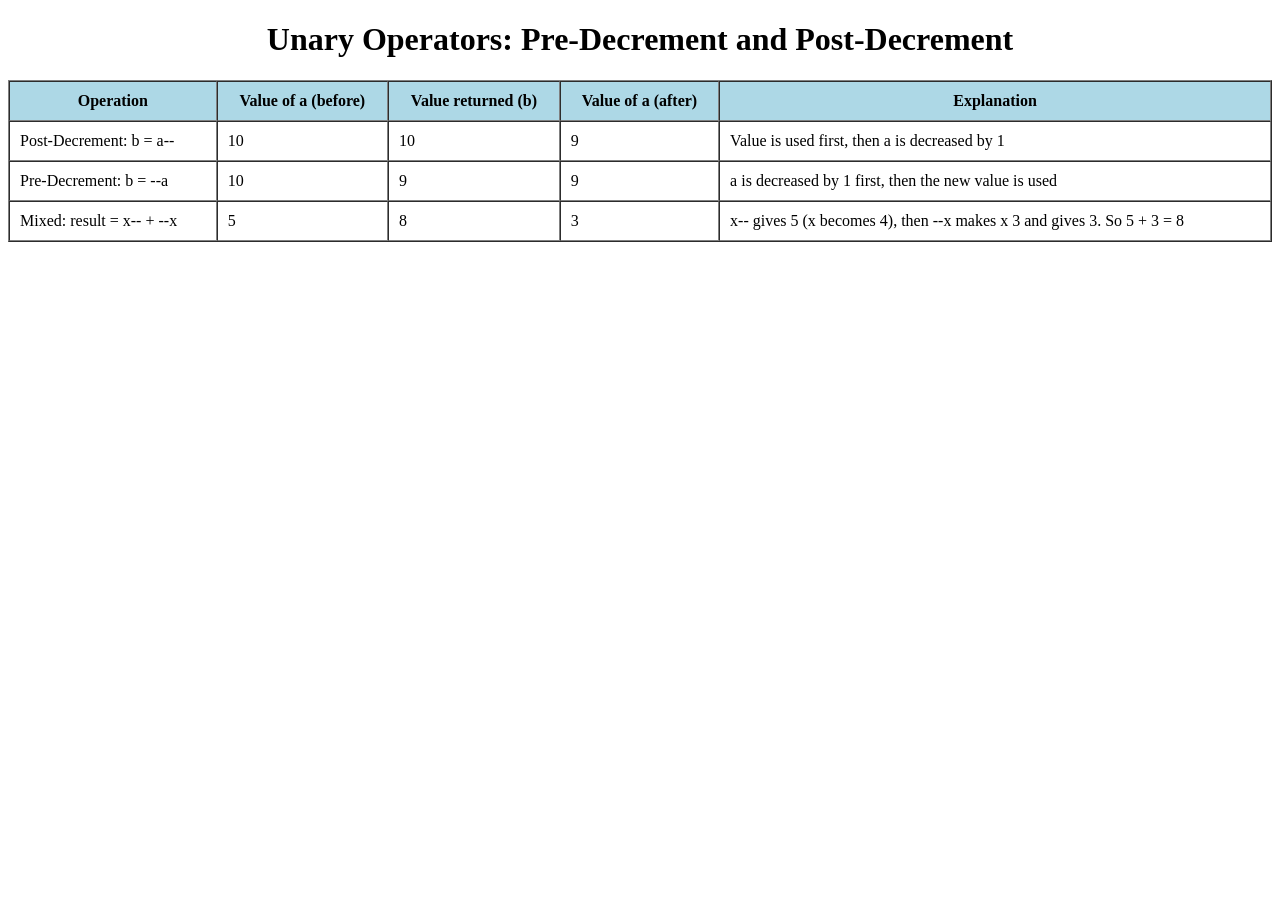
<file: arithematicoperators/index.html>
<!DOCTYPE html>
<html>

<head>
    <meta charset="UTF-8">
    <title>Pre and Post Decrement</title>
</head>

<body>

    <h1 align="center">Unary Operators: Pre-Decrement and Post-Decrement</h1>

    <table border="1" cellpadding="10" cellspacing="0" width="100%">

        <tr bgcolor="lightblue">
            <th>Operation</th>
            <th>Value of a (before)</th>
            <th>Value returned (b)</th>
            <th>Value of a (after)</th>
            <th>Explanation</th>
        </tr>

        <tbody id="result"></tbody>

    </table>

    <script>
        var output = "";

        // ---------- Post-Decrement (a--) ----------
        // First the current value is used, then a is decreased by 1
        var a = 10;
        var before = a;
        var b = a--;
        console.log("Post-Decrement: a = " + before + ", b = a-- gives b = " + b + ", a = " + a);

        output += "<tr>" +
            "<td>Post-Decrement: b = a--</td>" +
            "<td>" + before + "</td>" +
            "<td>" + b + "</td>" +
            "<td>" + a + "</td>" +
            "<td>Value is used first, then a is decreased by 1</td>" +
            "</tr>";

        // ---------- Pre-Decrement (--a) ----------
        // First a is decreased by 1, then the new value is used
        a = 10;
        before = a;
        b = --a;
        console.log("Pre-Decrement: a = " + before + ", b = --a gives b = " + b + ", a = " + a);

        output += "<tr>" +
            "<td>Pre-Decrement: b = --a</td>" +
            "<td>" + before + "</td>" +
            "<td>" + b + "</td>" +
            "<td>" + a + "</td>" +
            "<td>a is decreased by 1 first, then the new value is used</td>" +
            "</tr>";

        // ---------- Mixed example ----------
        // x-- uses 5 (x becomes 4), then --x makes x 3 and uses 3
        var x = 5;
        before = x;
        var result = x-- + --x;   // 5 + 3 = 8
        console.log("Mixed: x = " + before + ", x-- + --x = " + result + ", x = " + x);

        output += "<tr>" +
            "<td>Mixed: result = x-- + --x</td>" +
            "<td>" + before + "</td>" +
            "<td>" + result + "</td>" +
            "<td>" + x + "</td>" +
            "<td>x-- gives 5 (x becomes 4), then --x makes x 3 and gives 3. So 5 + 3 = 8</td>" +
            "</tr>";

        document.getElementById("result").innerHTML = output;
    </script>

</body>

</html>
</file>
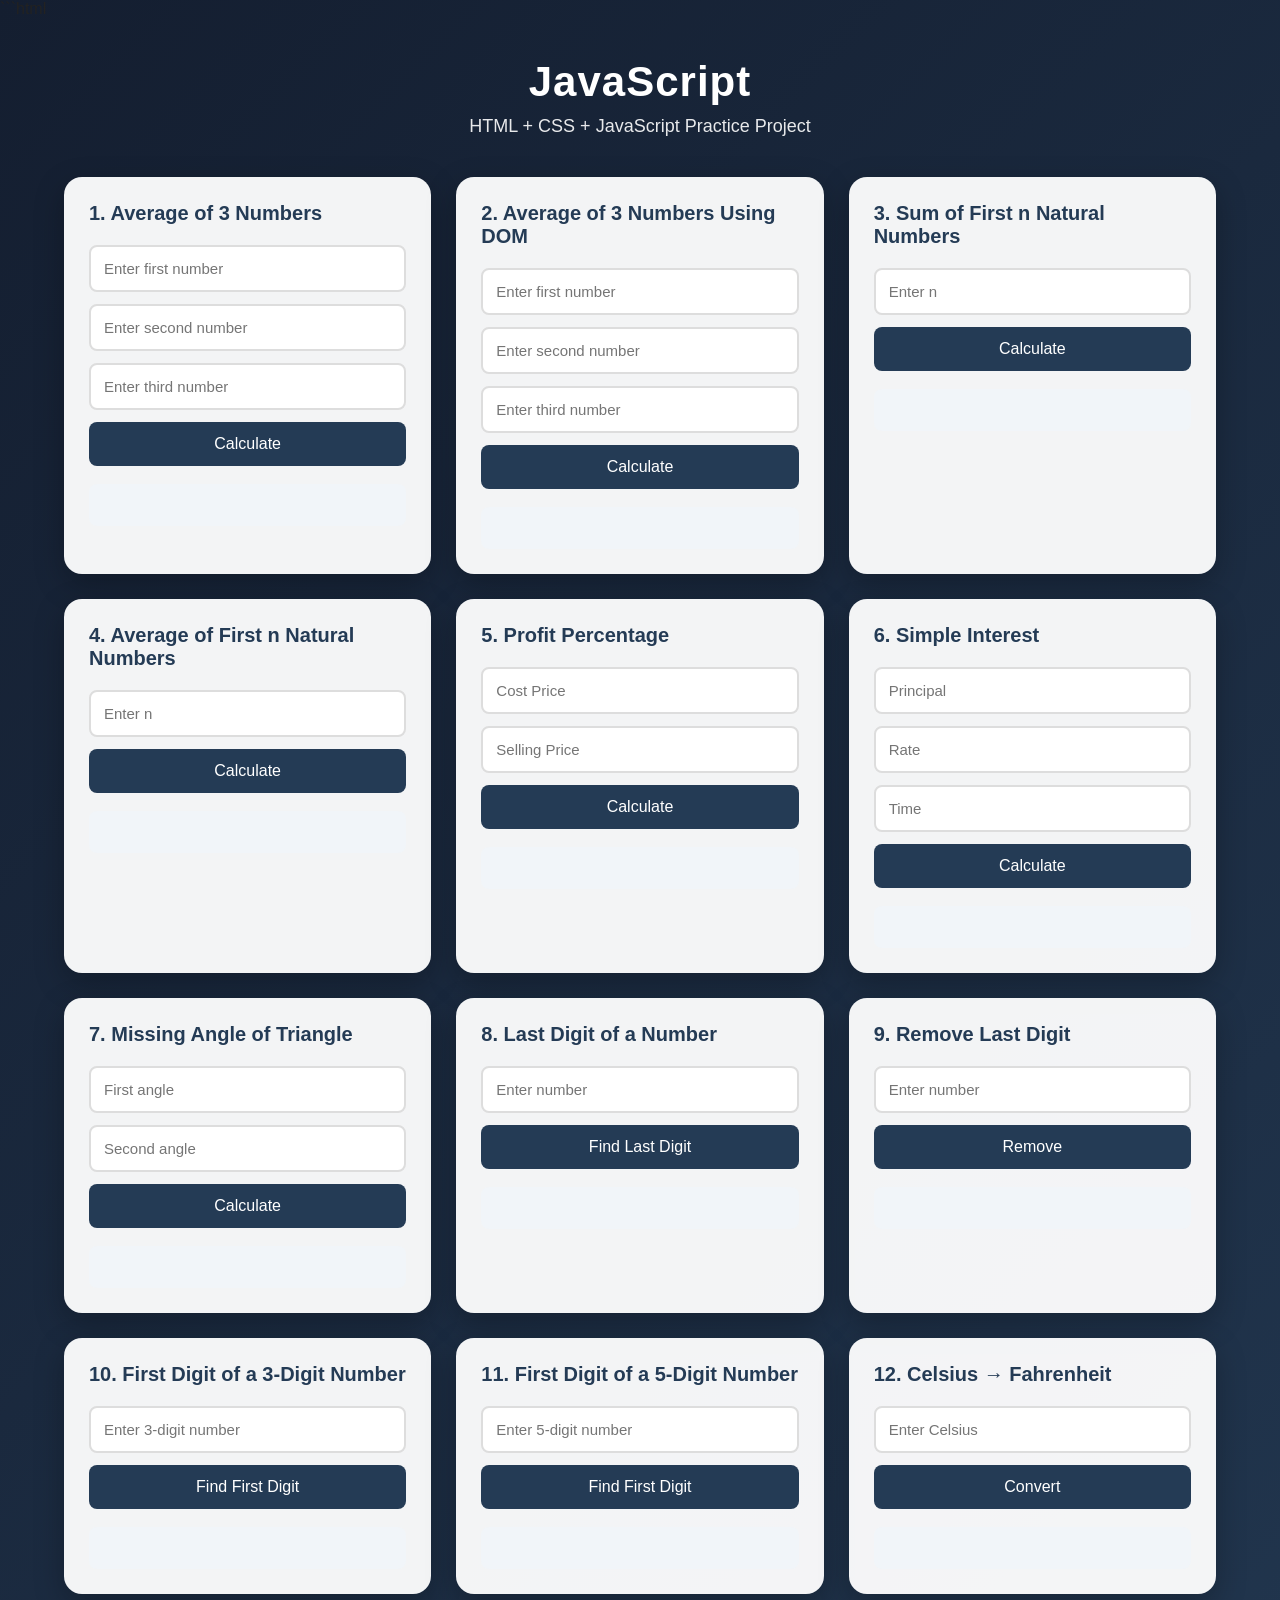
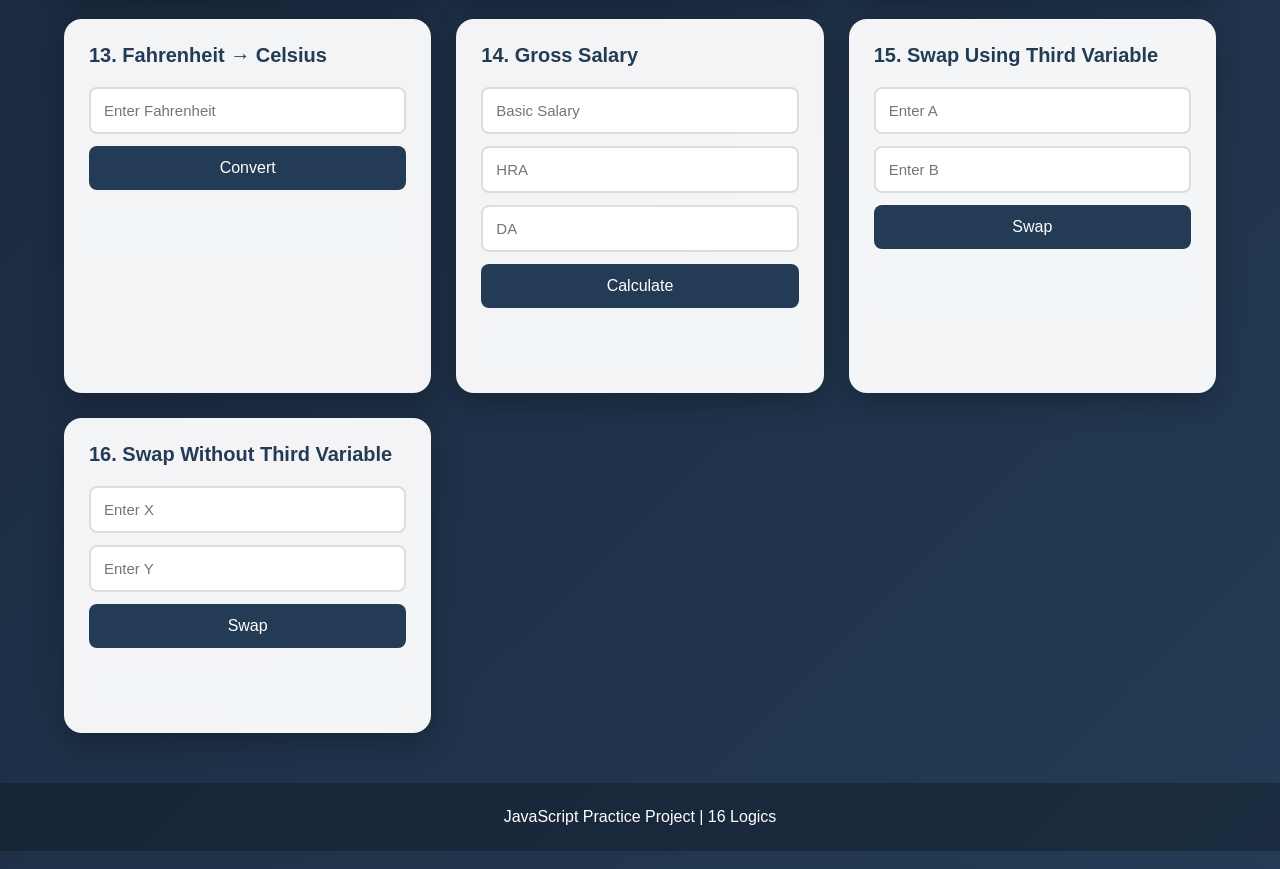
<file: logics/index.html>
```html
<!DOCTYPE html>
<html lang="en">

<head>
    <meta charset="UTF-8">
    <meta name="viewport" content="width=device-width, initial-scale=1.0">

    <title>JavaScript 16 Logics</title>

    <link rel="stylesheet" href="style.css">
</head>

<body>

    <header>
        <h1>JavaScript</h1>
        <p>HTML + CSS + JavaScript Practice Project</p>
    </header>


    <main class="container">

        <!-- 1. Average of 3 Numbers -->
        <section class="card">
            <h2>1. Average of 3 Numbers</h2>

            <input type="number" id="avg1" placeholder="Enter first number">
            <input type="number" id="avg2" placeholder="Enter second number">
            <input type="number" id="avg3" placeholder="Enter third number">

            <button onclick="averageThree()">Calculate</button>

            <div id="avgResult" class="result"></div>
        </section>


        <!-- 2. Average of 3 Numbers using DOM -->
        <section class="card">
            <h2>2. Average of 3 Numbers Using DOM</h2>

            <input type="number" id="domAvg1" placeholder="Enter first number">
            <input type="number" id="domAvg2" placeholder="Enter second number">
            <input type="number" id="domAvg3" placeholder="Enter third number">

            <button onclick="averageThreeDOM()">Calculate</button>

            <div id="domAvgResult" class="result"></div>
        </section>


        <!-- 3. Sum of n Natural Numbers -->
        <section class="card">
            <h2>3. Sum of First n Natural Numbers</h2>

            <input type="number" id="sumN" placeholder="Enter n">

            <button onclick="sumNatural()">Calculate</button>

            <div id="sumResult" class="result"></div>
        </section>


        <!-- 4. Average of n Natural Numbers -->
        <section class="card">
            <h2>4. Average of First n Natural Numbers</h2>

            <input type="number" id="averageN" placeholder="Enter n">

            <button onclick="averageNatural()">Calculate</button>

            <div id="averageNResult" class="result"></div>
        </section>


        <!-- 5. Profit Percentage -->
        <section class="card">
            <h2>5. Profit Percentage</h2>

            <input type="number" id="costPrice" placeholder="Cost Price">
            <input type="number" id="sellingPrice" placeholder="Selling Price">

            <button onclick="profitPercentage()">Calculate</button>

            <div id="profitResult" class="result"></div>
        </section>


        <!-- 6. Simple Interest -->
        <section class="card">
            <h2>6. Simple Interest</h2>

            <input type="number" id="principal" placeholder="Principal">
            <input type="number" id="rate" placeholder="Rate">
            <input type="number" id="time" placeholder="Time">

            <button onclick="simpleInterest()">Calculate</button>

            <div id="interestResult" class="result"></div>
        </section>


        <!-- 7. Missing Angle -->
        <section class="card">
            <h2>7. Missing Angle of Triangle</h2>

            <input type="number" id="angle1" placeholder="First angle">
            <input type="number" id="angle2" placeholder="Second angle">

            <button onclick="missingAngle()">Calculate</button>

            <div id="angleResult" class="result"></div>
        </section>


        <!-- 8. Last Digit -->
        <section class="card">
            <h2>8. Last Digit of a Number</h2>

            <input type="number" id="lastDigitNumber" placeholder="Enter number">

            <button onclick="lastDigit()">Find Last Digit</button>

            <div id="lastDigitResult" class="result"></div>
        </section>


        <!-- 9. Remove Last Digit -->
        <section class="card">
            <h2>9. Remove Last Digit</h2>

            <input type="number" id="removeDigitNumber" placeholder="Enter number">

            <button onclick="removeLastDigit()">Remove</button>

            <div id="removeDigitResult" class="result"></div>
        </section>


        <!-- 10. First Digit 3 Digit -->
        <section class="card">
            <h2>10. First Digit of a 3-Digit Number</h2>

            <input type="number" id="threeDigitNumber" placeholder="Enter 3-digit number">

            <button onclick="firstDigitThree()">Find First Digit</button>

            <div id="threeDigitResult" class="result"></div>
        </section>


        <!-- 11. First Digit 5 Digit -->
        <section class="card">
            <h2>11. First Digit of a 5-Digit Number</h2>

            <input type="number" id="fiveDigitNumber" placeholder="Enter 5-digit number">

            <button onclick="firstDigitFive()">Find First Digit</button>

            <div id="fiveDigitResult" class="result"></div>
        </section>


        <!-- 12. Celsius to Fahrenheit -->
        <section class="card">
            <h2>12. Celsius → Fahrenheit</h2>

            <input type="number" id="celsius" placeholder="Enter Celsius">

            <button onclick="celsiusToFahrenheit()">Convert</button>

            <div id="celsiusResult" class="result"></div>
        </section>


        <!-- 13. Fahrenheit to Celsius -->
        <section class="card">
            <h2>13. Fahrenheit → Celsius</h2>

            <input type="number" id="fahrenheit" placeholder="Enter Fahrenheit">

            <button onclick="fahrenheitToCelsius()">Convert</button>

            <div id="fahrenheitResult" class="result"></div>
        </section>


        <!-- 14. Gross Salary -->
        <section class="card">
            <h2>14. Gross Salary</h2>

            <input type="number" id="basicSalary" placeholder="Basic Salary">
            <input type="number" id="hra" placeholder="HRA">
            <input type="number" id="da" placeholder="DA">

            <button onclick="grossSalary()">Calculate</button>

            <div id="salaryResult" class="result"></div>
        </section>


        <!-- 15. Swap Using Third Variable -->
        <section class="card">
            <h2>15. Swap Using Third Variable</h2>

            <input type="number" id="swapA" placeholder="Enter A">
            <input type="number" id="swapB" placeholder="Enter B">

            <button onclick="swapWithThird()">Swap</button>

            <div id="swapThirdResult" class="result"></div>
        </section>


        <!-- 16. Swap Without Third Variable -->
        <section class="card">
            <h2>16. Swap Without Third Variable</h2>

            <input type="number" id="swapX" placeholder="Enter X">
            <input type="number" id="swapY" placeholder="Enter Y">

            <button onclick="swapWithoutThird()">Swap</button>

            <div id="swapWithoutResult" class="result"></div>
        </section>

    </main>


    <footer>
        <p>JavaScript Practice Project | 16 Logics</p>
    </footer>

    <script src="script.js"></script>

</body>

</html>
```
</file>
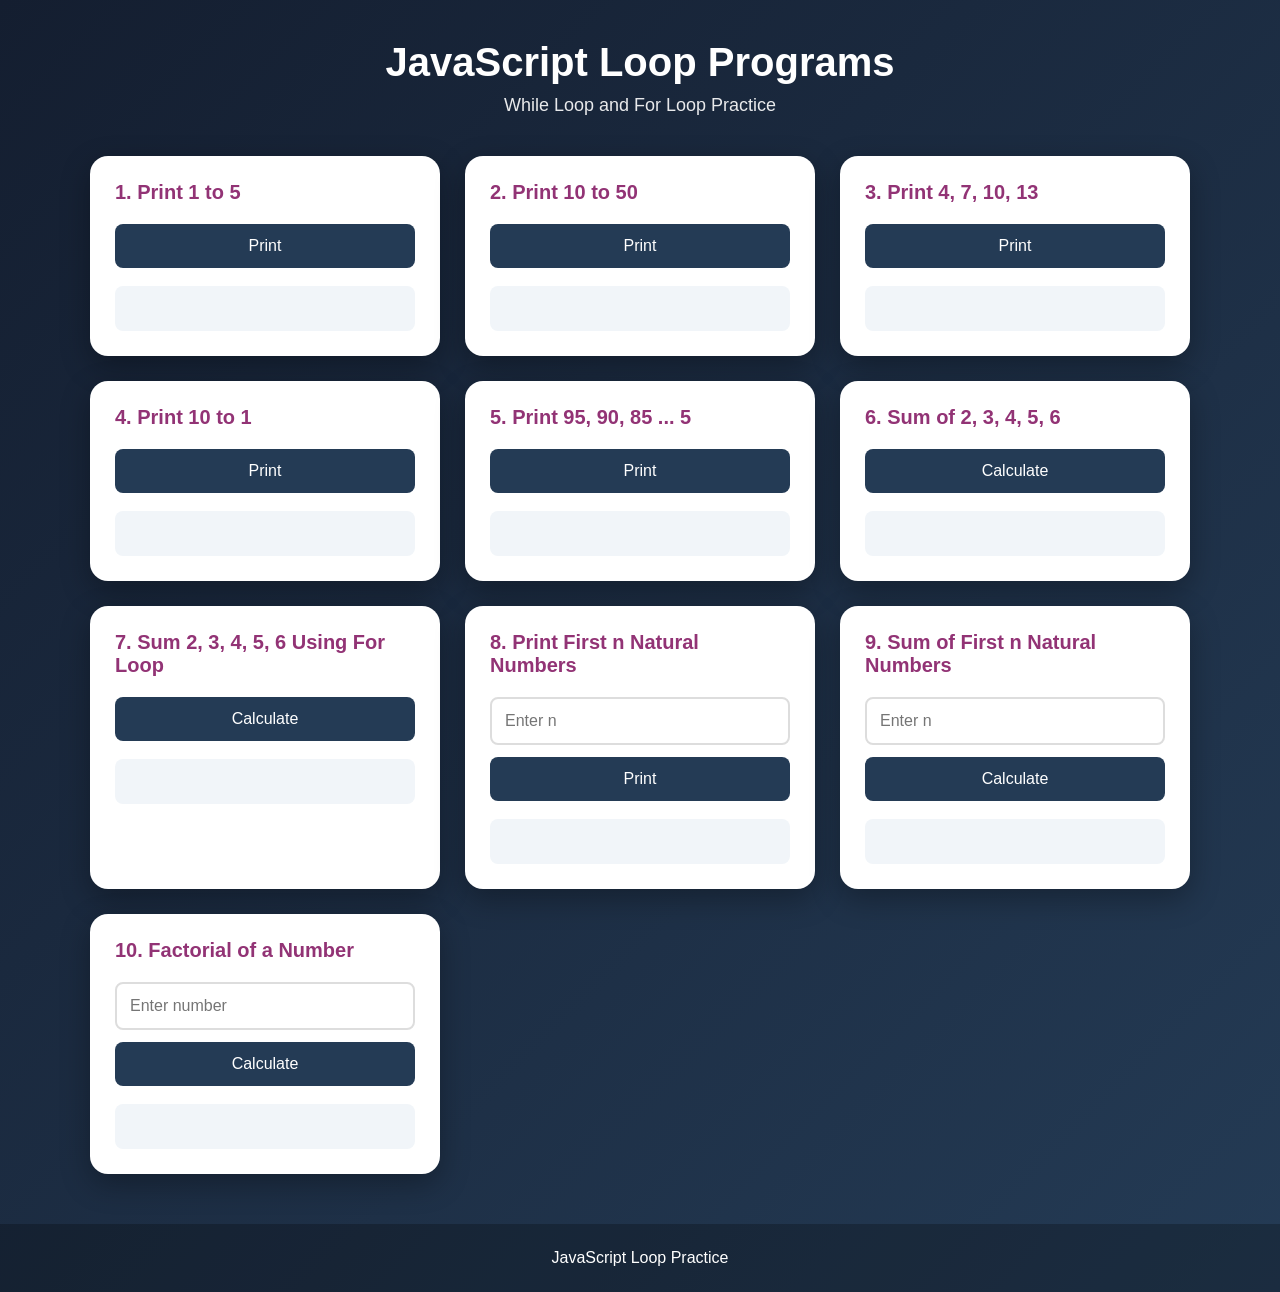
<file: loops/index.html>
<!DOCTYPE html>
<html lang="en">

<head>

    <meta charset="UTF-8">

    <meta name="viewport" content="width=device-width, initial-scale=1.0">

    <title>JavaScript Loop Programs</title>

    <link rel="stylesheet" href="style.css">

</head>

<body>

    <header>

        <h1>JavaScript Loop Programs</h1>

        <p>While Loop and For Loop Practice</p>

    </header>


    <main class="container">


        <!-- 1. Print 1 to 5 -->

        <div class="card">

            <h2>1. Print 1 to 5</h2>

            <button onclick="printOneToFive()">
                Print
            </button>

            <div id="oneToFiveResult" class="result"></div>

        </div>


        <!-- 2. Print 10 to 50 -->

        <div class="card">

            <h2>2. Print 10 to 50</h2>

            <button onclick="printTenToFifty()">
                Print
            </button>

            <div id="tenToFiftyResult" class="result"></div>

        </div>


        <!-- 3. Print 4,7,10,13 -->

        <div class="card">

            <h2>3. Print 4, 7, 10, 13</h2>

            <button onclick="printFourSeven()">
                Print
            </button>

            <div id="fourSevenResult" class="result"></div>

        </div>


        <!-- 4. Print 10 to 1 -->

        <div class="card">

            <h2>4. Print 10 to 1</h2>

            <button onclick="printTenToOne()">
                Print
            </button>

            <div id="tenToOneResult" class="result"></div>

        </div>


        <!-- 5. Print 95 to 5 -->

        <div class="card">

            <h2>5. Print 95, 90, 85 ... 5</h2>

            <button onclick="printNinetyFiveToFive()">
                Print
            </button>

            <div id="ninetyFiveResult" class="result"></div>

        </div>


        <!-- 6. Sum 2 to 6 using while -->

        <div class="card">

            <h2>6. Sum of 2, 3, 4, 5, 6</h2>

            <button onclick="sumTwoToSix()">
                Calculate
            </button>

            <div id="sumTwoSixResult" class="result"></div>

        </div>


        <!-- 7. Sum 2 to 6 using for -->

        <div class="card">

            <h2>7. Sum 2, 3, 4, 5, 6 Using For Loop</h2>

            <button onclick="sumTwoToSixFor()">
                Calculate
            </button>

            <div id="sumTwoSixForResult" class="result"></div>

        </div>


        <!-- 8. First n Natural Numbers -->

        <div class="card">

            <h2>8. Print First n Natural Numbers</h2>

            <input
                type="number"
                id="naturalNumber"
                placeholder="Enter n"
            >

            <button onclick="printNaturalNumbers()">
                Print
            </button>

            <div id="naturalResult" class="result"></div>

        </div>


        <!-- 9. Sum of First n Natural Numbers -->

        <div class="card">

            <h2>9. Sum of First n Natural Numbers</h2>

            <input
                type="number"
                id="sumNaturalNumber"
                placeholder="Enter n"
            >

            <button onclick="sumNaturalNumbers()">
                Calculate
            </button>

            <div id="sumNaturalResult" class="result"></div>

        </div>


        <!-- 10. Factorial -->

        <div class="card">

            <h2>10. Factorial of a Number</h2>

            <input
                type="number"
                id="factorialNumber"
                placeholder="Enter number"
            >

            <button onclick="findFactorial()">
                Calculate
            </button>

            <div id="factorialResult" class="result"></div>

        </div>


    </main>


    <footer>

        <p>JavaScript Loop Practice</p>

    </footer>


    <script src="script.js"></script>

</body>

</html>
</file>
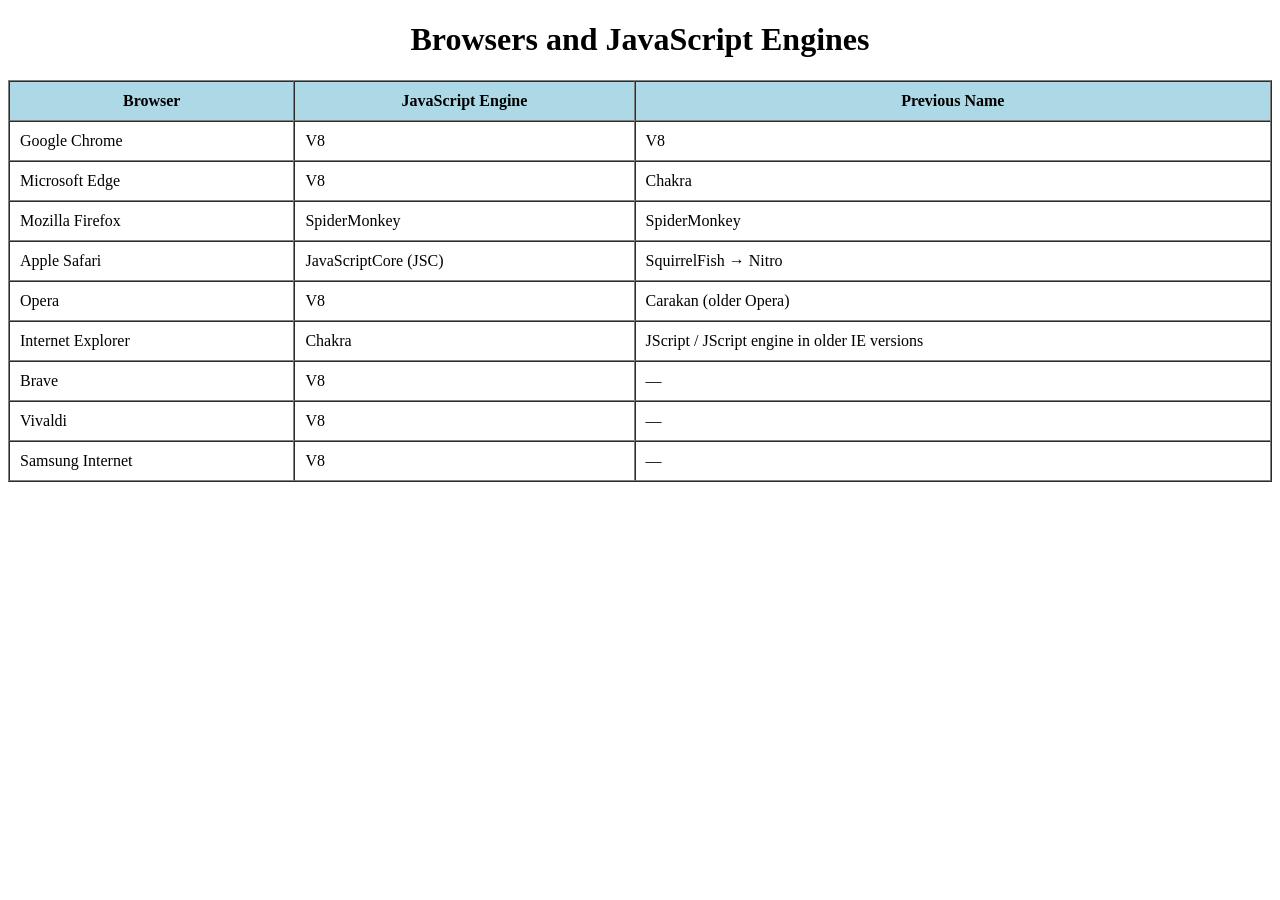
<file: JSEngine/diffjsengine.html>
<!DOCTYPE html>
<html>

<head>
    <meta charset="UTF-8">
    <title>Browsers and JavaScript Engines</title>
</head>

<body>

    <h1 align="center">Browsers and JavaScript Engines</h1>

    <table border="1" cellpadding="10" cellspacing="0" width="100%">

        <tr bgcolor="lightblue">
            <th>Browser</th>
            <th>JavaScript Engine</th>
            <th>Previous Name</th>
        </tr>

        <tr>
            <td>Google Chrome</td>
            <td>V8</td>
            <td>V8</td>
        </tr>

        <tr>
            <td>Microsoft Edge</td>
            <td>V8</td>
            <td>Chakra</td>
        </tr>

        <tr>
            <td>Mozilla Firefox</td>
            <td>SpiderMonkey</td>
            <td>SpiderMonkey</td>
        </tr>

        <tr>
            <td>Apple Safari</td>
            <td>JavaScriptCore (JSC)</td>
            <td>SquirrelFish &rarr; Nitro</td>
        </tr>

        <tr>
            <td>Opera</td>
            <td>V8</td>
            <td>Carakan (older Opera)</td>
        </tr>

        <tr>
            <td>Internet Explorer</td>
            <td>Chakra</td>
            <td>JScript / JScript engine in older IE versions</td>
        </tr>

        <tr>
            <td>Brave</td>
            <td>V8</td>
            <td>&mdash;</td>
        </tr>

        <tr>
            <td>Vivaldi</td>
            <td>V8</td>
            <td>&mdash;</td>
        </tr>

        <tr>
            <td>Samsung Internet</td>
            <td>V8</td>
            <td>&mdash;</td>
        </tr>

    </table>

</body>

</html>
</file>
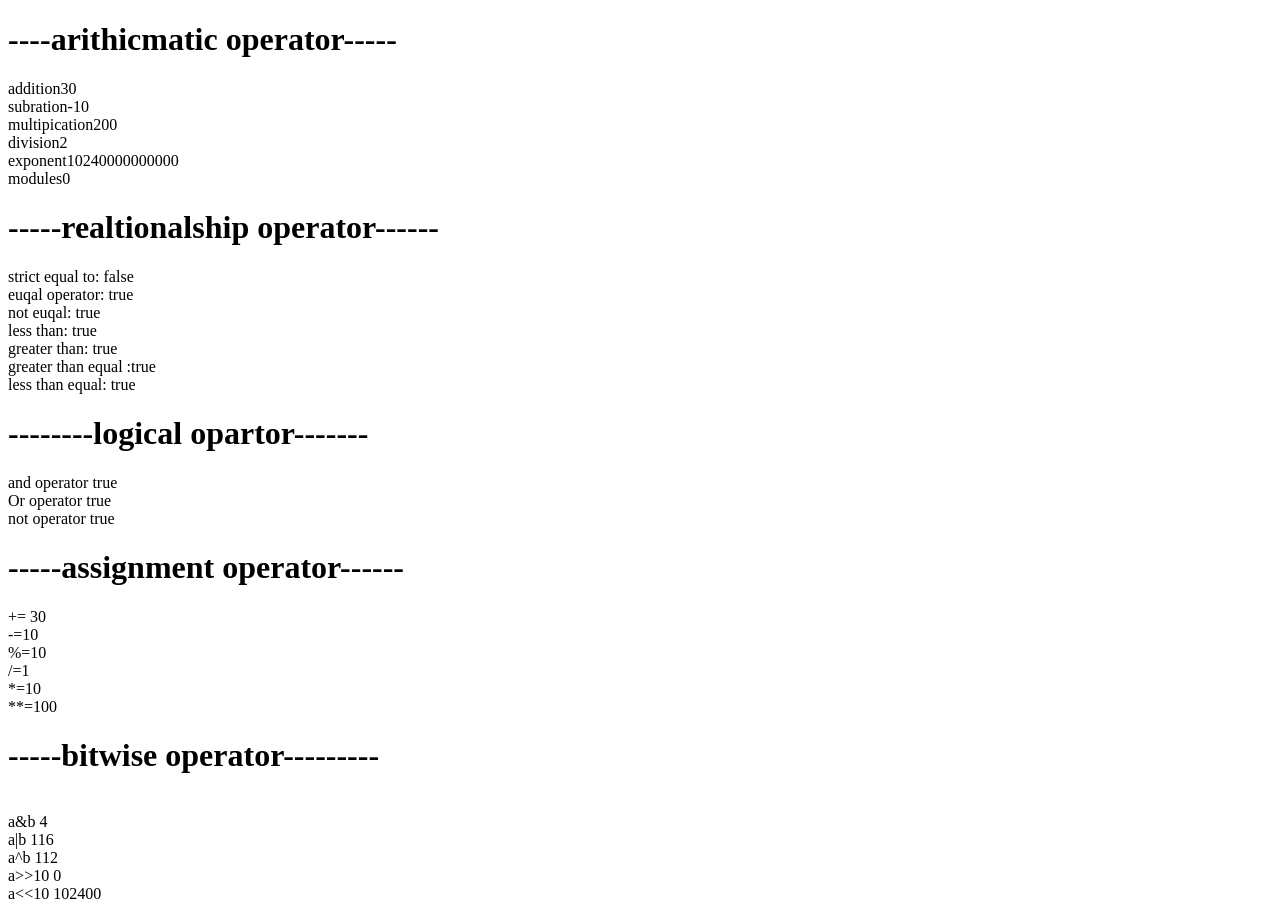
<file: operators/operatorsprac.html>
<!DOCTYPE html>
<html lang="en">
<head>
    <meta charset="UTF-8">
    <meta name="viewport" content="width=device-width, initial-scale=1.0">
    <title>Document</title>
</head>
<body>
    <script>
       
        var a=10;
        var b=20;
        var d=30;
        document.write("<h1>----arithicmatic operator-----</h1>");
        document.write("addition",a+b,"<br>");
        document.write("subration",a-b,"<br>");
        document.write("multipication",a*b,"<br>");
        document.write("division",b/a,"<br>");
        document.write("exponent",b**a,"<br>");
        document.write("modules",b%a,"<br>");
        var c="10"
        var d="False"
        document.write("<h1>-----realtionalship operator------</h1>");
        document.write("strict equal to: ",a===c,"<br>");
        document.write("euqal operator: ",a==c,"<br>");
        document.write("not euqal: ",a!=b,"<br>");
        document.write("less than: ",a<b,"<br>");
        document.write("greater than: ",b>a,"<br>");
        document.write("greater than equal :",b>=a,"<br>");
        document.write("less than equal: ",a<=b,"<br>");
        document.write("<h1>--------logical opartor-------</h1>");
        document.write("and  operator ", a<b && a==c,"<br>");
        document.write("Or  operator ", b>a ||d>a,"<br>");
        document.write("not  operator ",!false,"<br>");
        document.write("<h1>-----assignment operator------</h1>")
        document.write("+= ",a+=b,"<br>")
        document.write("-=",a-=b,"<br>")
        document.write("%=",a%=b,"<br>")
        document.write("/=",a/=10,"<br>")
        document.write("*=",a*=10,"<br>")
        document.write("**=",a**=2,"<br>")
        document.write("<h1>-----bitwise operator---------</h1>","<br>")
        document.write("a&b  ",a&b,"<br>")
        document.write("a|b  ",a|b,"<br>")
        document.write("a^b   ",a^b,"<br>")
        document.write("a>>10  ",a>>10,"<br>")
        document.write("a<<10  ",a<<10,"<br>")
        

        
    </script>
</body>
</html>
</file>
<file: logics/style.css>
* {
    margin: 0;
    padding: 0;
    box-sizing: border-box;
}


body {
    font-family: Arial, sans-serif;

    background:
        linear-gradient(135deg, #141e30, #243b55);

    min-height: 100vh;

    color: #222;
}


/* Header */

header {
    text-align: center;

    padding: 40px 20px;

    color: white;
}


header h1 {
    font-size: 42px;

    margin-bottom: 10px;

    letter-spacing: 1px;
}


header p {
    font-size: 18px;

    opacity: 0.9;
}


/* Main Container */

.container {
    width: 90%;

    max-width: 1200px;

    margin: auto;

    display: grid;

    grid-template-columns:
        repeat(auto-fit, minmax(300px, 1fr));

    gap: 25px;

    padding-bottom: 50px;
}


/* Cards */

.card {
    background: rgba(255, 255, 255, 0.95);

    padding: 25px;

    border-radius: 18px;

    box-shadow:
        0 10px 30px rgba(0, 0, 0, 0.25);

    transition: 0.3s;
}


.card:hover {
    transform: translateY(-8px);

    box-shadow:
        0 18px 40px rgba(0, 0, 0, 0.35);
}


.card h2 {
    font-size: 20px;

    margin-bottom: 20px;

    color: #243b55;
}


/* Input */

input {
    width: 100%;

    padding: 13px;

    margin-bottom: 12px;

    border: 2px solid #ddd;

    border-radius: 8px;

    font-size: 15px;

    outline: none;

    transition: 0.3s;
}


input:focus {
    border-color: #243b55;

    box-shadow:
        0 0 8px rgba(36, 59, 85, 0.2);
}


/* Button */

button {
    width: 100%;

    padding: 13px;

    border: none;

    border-radius: 8px;

    background: #243b55;

    color: white;

    font-size: 16px;

    cursor: pointer;

    transition: 0.3s;
}


button:hover {
    background: #141e30;

    transform: scale(1.02);
}


/* Result */

.result {
    margin-top: 18px;

    padding: 12px;

    min-height: 42px;

    border-radius: 8px;

    background: #f1f5f9;

    color: #243b55;

    font-weight: bold;

    text-align: center;
}


/* Footer */

footer {
    text-align: center;

    padding: 25px;

    color: white;

    background: rgba(0, 0, 0, 0.25);
}


/* Mobile */

@media (max-width: 600px) {

    header h1 {
        font-size: 30px;
    }

    header p {
        font-size: 15px;
    }

    .container {
        width: 94%;

        grid-template-columns: 1fr;
    }

    .card {
        padding: 20px;
    }
}
</file>
<file: loops/style.css>
* {
    margin: 0;
    padding: 0;
    box-sizing: border-box;
}


body {

    font-family: Arial, sans-serif;

    background:
        linear-gradient(135deg, #141e30, #243b55);

    min-height: 100vh;

    color: #222;
}


/* Header */

header {

    text-align: center;

    color: white;

    padding: 40px 20px;
}


header h1 {

    font-size: 40px;

    margin-bottom: 10px;
}


header p {

    font-size: 18px;

    opacity: 0.9;
}


/* Container */

.container {

    width: 90%;

    max-width: 1100px;

    margin: auto;

    display: grid;

    grid-template-columns:
        repeat(auto-fit, minmax(300px, 1fr));

    gap: 25px;

    padding-bottom: 50px;
}


/* Card */

.card {

    background: white;

    padding: 25px;

    border-radius: 18px;

    box-shadow:
        0 10px 30px rgba(0, 0, 0, 0.3);

    transition: 0.3s;
}


.card:hover {

    transform: translateY(-7px);

    box-shadow:
        0 15px 35px rgba(0, 0, 0, 0.4);
}


.card h2 {

    color: #923375;

    font-size: 20px;

    margin-bottom: 20px;
}


/* Input */

input {

    width: 100%;

    padding: 13px;

    border: 2px solid #ddd;

    border-radius: 8px;

    font-size: 16px;

    margin-bottom: 12px;

    outline: none;
}


input:focus {

    border-color: #243b55;

    box-shadow:
        0 0 8px rgba(36, 59, 85, 0.2);
}


/* Button */

button {

    width: 100%;

    padding: 13px;

    border: none;

    border-radius: 8px;

    background: #243b55;

    color: white;

    font-size: 16px;

    cursor: pointer;

    transition: 0.3s;
}


button:hover {

    background: #141e30;

    transform: scale(1.02);
}


/* Result */

.result {

    margin-top: 18px;

    padding: 15px;

    min-height: 45px;

    border-radius: 8px;

    background: #f1f5f9;

    color: #243b55;

    font-weight: bold;

    line-height: 1.8;

    word-wrap: break-word;
}


/* Footer */

footer {

    text-align: center;

    color: white;

    padding: 25px;

    background: rgba(0, 0, 0, 0.25);
}


/* Mobile */

@media (max-width: 600px) {

    header h1 {

        font-size: 30px;
    }

    header p {

        font-size: 15px;
    }

    .container {

        width: 94%;

        grid-template-columns: 1fr;
    }

}
</file>
